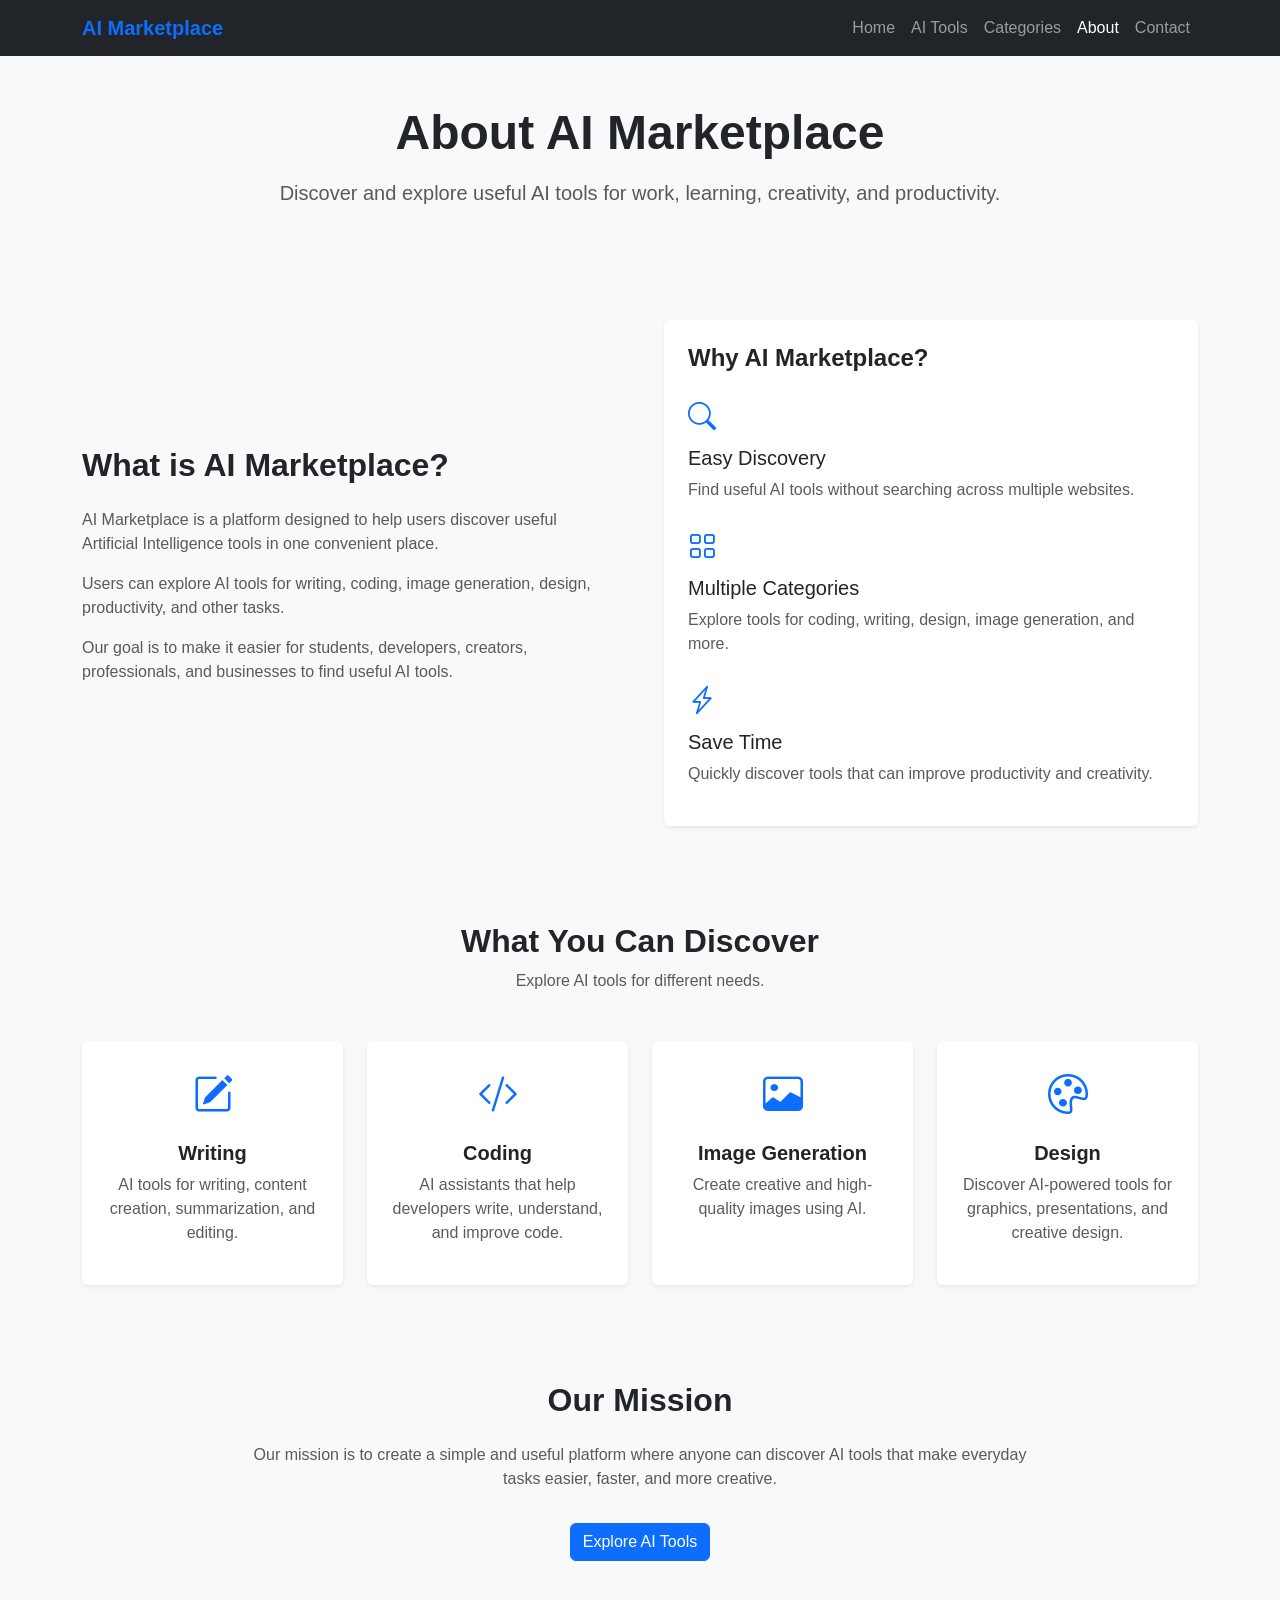
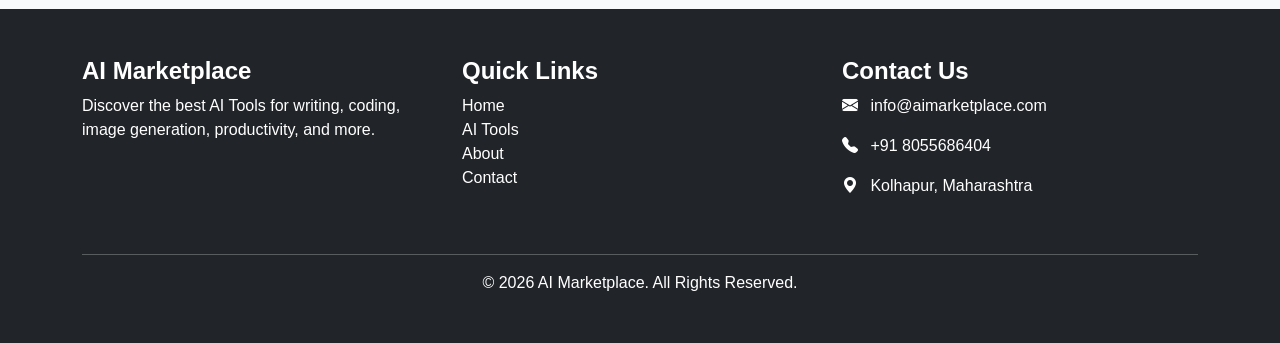
<file: about.html>
<!DOCTYPE html>
<html lang="en">

<head>

    <meta charset="UTF-8">
    <meta name="viewport" content="width=device-width, initial-scale=1.0">

    <title>About - AI Marketplace</title>

    <!-- Bootstrap CSS -->
    <link rel="stylesheet"
          href="https://cdn.jsdelivr.net/npm/bootstrap@5.3.8/dist/css/bootstrap.min.css">

    <!-- Bootstrap Icons -->
    <link rel="stylesheet"
          href="https://cdn.jsdelivr.net/npm/bootstrap-icons@1.13.1/font/bootstrap-icons.min.css">

    <!-- Custom CSS -->
    <link rel="stylesheet" href="css/style.css">

</head>


<body>


    <!-- Navbar -->

    <nav class="navbar navbar-expand-lg navbar-dark bg-dark sticky-top">

        <div class="container">

            <a class="navbar-brand fw-bold text-primary" href="index.html">
                AI Marketplace
            </a>


            <button class="navbar-toggler"
                    type="button"
                    data-bs-toggle="collapse"
                    data-bs-target="#navbarNav">

                <span class="navbar-toggler-icon"></span>

            </button>


            <div class="collapse navbar-collapse" id="navbarNav">

                <ul class="navbar-nav ms-auto">

                    <li class="nav-item">
                        <a class="nav-link" href="index.html">
                            Home
                        </a>
                    </li>


                    <li class="nav-item">
                        <a class="nav-link" href="tools.html">
                            AI Tools
                        </a>
                    </li>


                    <li class="nav-item">
                        <a class="nav-link" href="#">
                            Categories
                        </a>
                    </li>


                    <li class="nav-item">
                        <a class="nav-link active" href="about.html">
                            About
                        </a>
                    </li>


                    <li class="nav-item">
                        <a class="nav-link" href="contact.html">
                            Contact
                        </a>
                    </li>

                </ul>

            </div>

        </div>

    </nav>



    <!-- About Hero Section -->

    <section class="py-5 bg-light">

        <div class="container text-center">

            <h1 class="display-5 fw-bold">
                About AI Marketplace
            </h1>

            <p class="lead text-muted mt-3">
                Discover and explore useful AI tools for
                work, learning, creativity, and productivity.
            </p>

        </div>

    </section>



    <!-- About Section -->

    <section class="py-5">

        <div class="container">

            <div class="row align-items-center g-5">


                <!-- Left Content -->

                <div class="col-lg-6">

                    <h2 class="fw-bold mb-4">
                        What is AI Marketplace?
                    </h2>

                    <p class="text-muted">
                        AI Marketplace is a platform designed to help
                        users discover useful Artificial Intelligence
                        tools in one convenient place.
                    </p>

                    <p class="text-muted">
                        Users can explore AI tools for writing,
                        coding, image generation, design, productivity,
                        and other tasks.
                    </p>

                    <p class="text-muted">
                        Our goal is to make it easier for students,
                        developers, creators, professionals, and
                        businesses to find useful AI tools.
                    </p>

                </div>



                <!-- Right Content -->

                <div class="col-lg-6">

                    <div class="card border-0 shadow-sm h-100">

                        <div class="card-body p-4">

                            <h4 class="fw-bold mb-4">
                                Why AI Marketplace?
                            </h4>


                            <!-- Feature 1 -->

                            <div class="mb-4">

                                <i class="bi bi-search fs-3 text-primary"></i>

                                <h5 class="mt-2">
                                    Easy Discovery
                                </h5>

                                <p class="text-muted">
                                    Find useful AI tools without
                                    searching across multiple websites.
                                </p>

                            </div>


                            <!-- Feature 2 -->

                            <div class="mb-4">

                                <i class="bi bi-grid fs-3 text-primary"></i>

                                <h5 class="mt-2">
                                    Multiple Categories
                                </h5>

                                <p class="text-muted">
                                    Explore tools for coding, writing,
                                    design, image generation, and more.
                                </p>

                            </div>


                            <!-- Feature 3 -->

                            <div>

                                <i class="bi bi-lightning-charge fs-3 text-primary"></i>

                                <h5 class="mt-2">
                                    Save Time
                                </h5>

                                <p class="text-muted">
                                    Quickly discover tools that can
                                    improve productivity and creativity.
                                </p>

                            </div>

                        </div>

                    </div>

                </div>

            </div>

        </div>

    </section>



    <!-- Categories Section -->

    <section class="py-5 bg-light">

        <div class="container">

            <div class="text-center mb-5">

                <h2 class="fw-bold">
                    What You Can Discover
                </h2>

                <p class="text-muted">
                    Explore AI tools for different needs.
                </p>

            </div>


            <div class="row g-4">


                <!-- Writing -->

                <div class="col-md-6 col-lg-3">

                    <div class="card border-0 shadow-sm text-center h-100">

                        <div class="card-body p-4">

                            <i class="bi bi-pencil-square fs-1 text-primary"></i>

                            <h5 class="fw-bold mt-3">
                                Writing
                            </h5>

                            <p class="text-muted">
                                AI tools for writing, content creation,
                                summarization, and editing.
                            </p>

                        </div>

                    </div>

                </div>



                <!-- Coding -->

                <div class="col-md-6 col-lg-3">

                    <div class="card border-0 shadow-sm text-center h-100">

                        <div class="card-body p-4">

                            <i class="bi bi-code-slash fs-1 text-primary"></i>

                            <h5 class="fw-bold mt-3">
                                Coding
                            </h5>

                            <p class="text-muted">
                                AI assistants that help developers
                                write, understand, and improve code.
                            </p>

                        </div>

                    </div>

                </div>



                <!-- Image Generation -->

                <div class="col-md-6 col-lg-3">

                    <div class="card border-0 shadow-sm text-center h-100">

                        <div class="card-body p-4">

                            <i class="bi bi-image fs-1 text-primary"></i>

                            <h5 class="fw-bold mt-3">
                                Image Generation
                            </h5>

                            <p class="text-muted">
                                Create creative and high-quality
                                images using AI.
                            </p>

                        </div>

                    </div>

                </div>



                <!-- Design -->

                <div class="col-md-6 col-lg-3">

                    <div class="card border-0 shadow-sm text-center h-100">

                        <div class="card-body p-4">

                            <i class="bi bi-palette fs-1 text-primary"></i>

                            <h5 class="fw-bold mt-3">
                                Design
                            </h5>

                            <p class="text-muted">
                                Discover AI-powered tools for graphics,
                                presentations, and creative design.
                            </p>

                        </div>

                    </div>

                </div>

            </div>

        </div>

    </section>



    <!-- Mission Section -->

    <section class="py-5">

        <div class="container text-center">

            <h2 class="fw-bold mb-4">
                Our Mission
            </h2>

            <p class="text-muted mx-auto"
               style="max-width: 800px;">

                Our mission is to create a simple and useful platform
                where anyone can discover AI tools that make everyday
                tasks easier, faster, and more creative.

            </p>


            <a href="tools.html" class="btn btn-primary mt-3">
                Explore AI Tools
            </a>

        </div>

    </section>



    <!-- Footer -->

    <footer class="bg-dark text-white py-5">

        <div class="container">

            <div class="row">


                <!-- Column 1 -->

                <div class="col-lg-4 mb-4">

                    <h4 class="fw-bold">
                        AI Marketplace
                    </h4>

                    <p>
                        Discover the best AI Tools for writing,
                        coding, image generation, productivity, and more.
                    </p>

                </div>



                <!-- Column 2 -->

                <div class="col-lg-4 mb-4">

                    <h4 class="fw-bold">
                        Quick Links
                    </h4>

                    <ul class="list-unstyled">

                        <li>
                            <a href="index.html">
                                Home
                            </a>
                        </li>

                        <li>
                            <a href="tools.html">
                                AI Tools
                            </a>
                        </li>

                        <li>
                            <a href="about.html">
                                About
                            </a>
                        </li>

                        <li>
                            <a href="contact.html">
                                Contact
                            </a>
                        </li>

                    </ul>

                </div>



                <!-- Column 3 -->

                <div class="col-lg-4 mb-4">

                    <h4 class="fw-bold">
                        Contact Us
                    </h4>

                    <p>
                        <i class="bi bi-envelope-fill me-2"></i>
                        info@aimarketplace.com
                    </p>

                    <p>
                        <i class="bi bi-telephone-fill me-2"></i>
                        +91 8055686404
                    </p>

                    <p>
                        <i class="bi bi-geo-alt-fill me-2"></i>
                        Kolhapur, Maharashtra
                    </p>

                </div>

            </div>


            <hr>


            <p class="text-center mb-0">
                &copy; 2026 AI Marketplace. All Rights Reserved.
            </p>

        </div>

    </footer>



    <!-- Bootstrap JavaScript -->

    <script src="https://cdn.jsdelivr.net/npm/bootstrap@5.3.8/dist/js/bootstrap.bundle.min.js"></script>

</body>

</html>
</file>
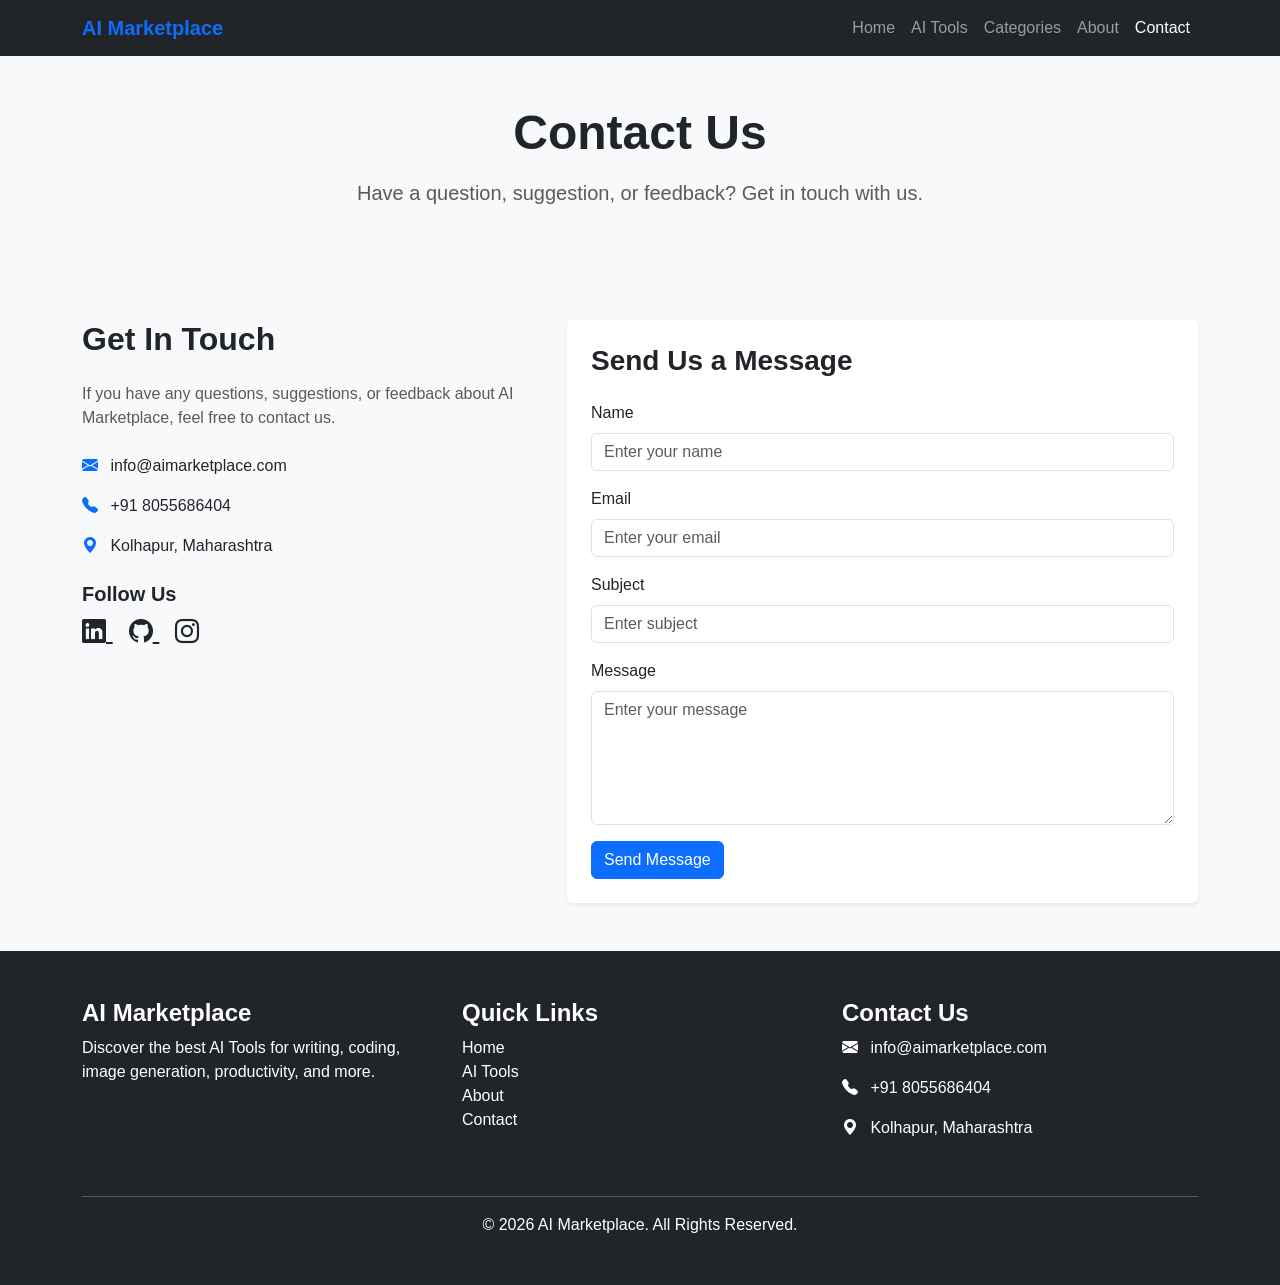
<file: contact.html>
<!DOCTYPE html>
<html lang="en">

<head>

    <meta charset="UTF-8">
    <meta name="viewport" content="width=device-width, initial-scale=1.0">

    <title>Contact - AI Marketplace</title>

    <!-- Bootstrap CSS -->
    <link rel="stylesheet"
          href="https://cdn.jsdelivr.net/npm/bootstrap@5.3.8/dist/css/bootstrap.min.css">

    <!-- Bootstrap Icons -->
    <link rel="stylesheet"
          href="https://cdn.jsdelivr.net/npm/bootstrap-icons@1.13.1/font/bootstrap-icons.min.css">

    <!-- Custom CSS -->
    <link rel="stylesheet" href="css/style.css">

</head>

<body>


    <!-- Navbar -->

    <nav class="navbar navbar-expand-lg navbar-dark bg-dark sticky-top">

        <div class="container">

            <a class="navbar-brand fw-bold text-primary" href="index.html">
                AI Marketplace
            </a>


            <button class="navbar-toggler"
                    type="button"
                    data-bs-toggle="collapse"
                    data-bs-target="#navbarNav">

                <span class="navbar-toggler-icon"></span>

            </button>


            <div class="collapse navbar-collapse" id="navbarNav">

                <ul class="navbar-nav ms-auto">

                    <li class="nav-item">
                        <a class="nav-link" href="index.html">
                            Home
                        </a>
                    </li>


                    <li class="nav-item">
                        <a class="nav-link" href="tools.html">
                            AI Tools
                        </a>
                    </li>


                    <li class="nav-item">
                        <a class="nav-link" href="#">
                            Categories
                        </a>
                    </li>


                    <li class="nav-item">
                        <a class="nav-link" href="about.html">
                            About
                        </a>
                    </li>


                    <li class="nav-item">
                        <a class="nav-link active" href="contact.html">
                            Contact
                        </a>
                    </li>

                </ul>

            </div>

        </div>

    </nav>



    <!-- Contact Hero -->

    <section class="py-5 bg-light">

        <div class="container text-center">

            <h1 class="display-5 fw-bold">
                Contact Us
            </h1>

            <p class="lead text-muted mt-3">
                Have a question, suggestion, or feedback?
                Get in touch with us.
            </p>

        </div>

    </section>



    <!-- Contact Section -->

    <section class="py-5">

        <div class="container">

            <div class="row g-5">


                <!-- Contact Information -->

                <div class="col-lg-5">

                    <h2 class="fw-bold mb-4">
                        Get In Touch
                    </h2>

                    <p class="text-muted">
                        If you have any questions, suggestions, or
                        feedback about AI Marketplace, feel free to
                        contact us.
                    </p>


                    <div class="mt-4">

                        <p>
                            <i class="bi bi-envelope-fill text-primary me-2"></i>
                            info@aimarketplace.com
                        </p>


                        <p>
                            <i class="bi bi-telephone-fill text-primary me-2"></i>
                            +91 8055686404
                        </p>


                        <p>
                            <i class="bi bi-geo-alt-fill text-primary me-2"></i>
                            Kolhapur, Maharashtra
                        </p>

                    </div>


                    <div class="mt-4">

                        <h5 class="fw-bold">
                            Follow Us
                        </h5>

                        <a href="#" class="text-dark me-3 fs-4">
                            <i class="bi bi-linkedin"></i>
                        </a>

                        <a href="#" class="text-dark me-3 fs-4">
                            <i class="bi bi-github"></i>
                        </a>

                        <a href="#" class="text-dark fs-4">
                            <i class="bi bi-instagram"></i>
                        </a>

                    </div>

                </div>



                <!-- Contact Form -->

                <div class="col-lg-7">

                    <div class="card border-0 shadow-sm">

                        <div class="card-body p-4">

                            <h3 class="fw-bold mb-4">
                                Send Us a Message
                            </h3>


                            <form>


                                <!-- Name -->

                                <div class="mb-3">

                                    <label for="name"
                                           class="form-label">
                                        Name
                                    </label>

                                    <input type="text"
                                           id="name"
                                           class="form-control"
                                           placeholder="Enter your name"
                                           required>

                                </div>



                                <!-- Email -->

                                <div class="mb-3">

                                    <label for="email"
                                           class="form-label">
                                        Email
                                    </label>

                                    <input type="email"
                                           id="email"
                                           class="form-control"
                                           placeholder="Enter your email"
                                           required>

                                </div>



                                <!-- Subject -->

                                <div class="mb-3">

                                    <label for="subject"
                                           class="form-label">
                                        Subject
                                    </label>

                                    <input type="text"
                                           id="subject"
                                           class="form-control"
                                           placeholder="Enter subject"
                                           required>

                                </div>



                                <!-- Message -->

                                <div class="mb-3">

                                    <label for="message"
                                           class="form-label">
                                        Message
                                    </label>

                                    <textarea id="message"
                                              class="form-control"
                                              rows="5"
                                              placeholder="Enter your message"
                                              required></textarea>

                                </div>



                                <!-- Submit -->

                                <button type="submit"
                                        class="btn btn-primary">
                                    Send Message
                                </button>

                            </form>

                        </div>

                    </div>

                </div>

            </div>

        </div>

    </section>



    <!-- Footer -->

    <footer class="bg-dark text-white py-5">

        <div class="container">

            <div class="row">


                <!-- Column 1 -->

                <div class="col-lg-4 mb-4">

                    <h4 class="fw-bold">
                        AI Marketplace
                    </h4>

                    <p>
                        Discover the best AI Tools for writing,
                        coding, image generation, productivity,
                        and more.
                    </p>

                </div>



                <!-- Column 2 -->

                <div class="col-lg-4 mb-4">

                    <h4 class="fw-bold">
                        Quick Links
                    </h4>

                    <ul class="list-unstyled">

                        <li>
                            <a href="index.html">
                                Home
                            </a>
                        </li>

                        <li>
                            <a href="tools.html">
                                AI Tools
                            </a>
                        </li>

                        <li>
                            <a href="about.html">
                                About
                            </a>
                        </li>

                        <li>
                            <a href="contact.html">
                                Contact
                            </a>
                        </li>

                    </ul>

                </div>



                <!-- Column 3 -->

                <div class="col-lg-4 mb-4">

                    <h4 class="fw-bold">
                        Contact Us
                    </h4>

                    <p>
                        <i class="bi bi-envelope-fill me-2"></i>
                        info@aimarketplace.com
                    </p>

                    <p>
                        <i class="bi bi-telephone-fill me-2"></i>
                        +91 8055686404
                    </p>

                    <p>
                        <i class="bi bi-geo-alt-fill me-2"></i>
                        Kolhapur, Maharashtra
                    </p>

                </div>

            </div>


            <hr>


            <p class="text-center mb-0">
                &copy; 2026 AI Marketplace. All Rights Reserved.
            </p>

        </div>

    </footer>



    <!-- Bootstrap JavaScript -->

    <script src="https://cdn.jsdelivr.net/npm/bootstrap@5.3.8/dist/js/bootstrap.bundle.min.js"></script>

</body>

</html>
</file>
<file: css/style.css>
/*Global Styles*/
body{
    font-family: Arial,  sans-serif;
    background-color: #f8f9fa;
}


.hero-section{
    min-height:80vh;
    display: flex;
    align-items: center;
    background:linear-gradient(to right, #f8f9fa,#f8f9fa,#e3f2fd);
    padding:40px 0;
    overflow: hidden;
}

.btn-primary:hover{
    background-color: #0b5ed7;
    transform: translateY(-3px);
    transition: 0.3s;
}

.card{
    transition: all 0.3s ease;
}
.card:hover{
    transform: translateY(-8px);
    box-shadow: 0 10px 20px rgba(0, 0, 0, 15);
}

footer a{
    color:white;
    text-decoration: none;
    transition: 0.3s;
}
footer a:hover{
    color: #0d6efd !important;
    text-decoration: underline;
}

.card-img-top {
    height: 220px;
    width: 100%;
    object-fit: cover;
    border-bottom: 1px solid #eee;
}
</file>
